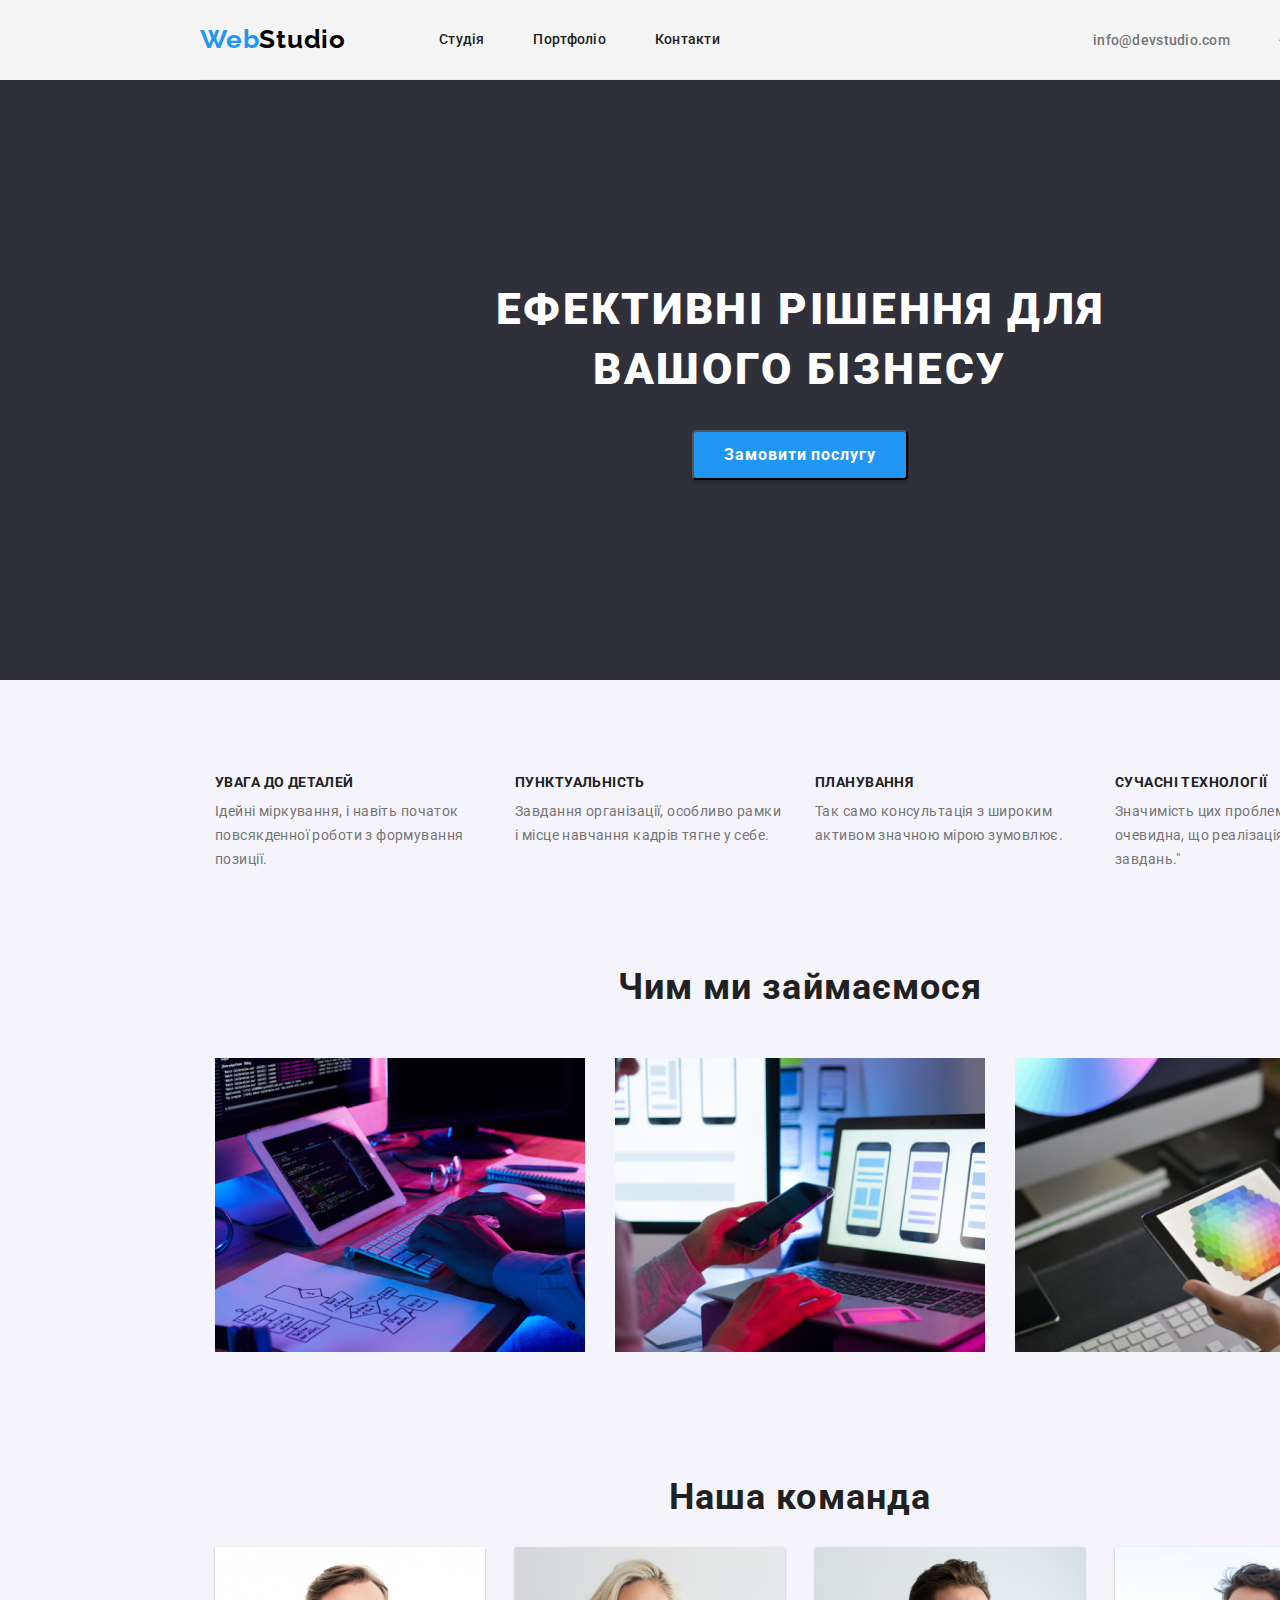
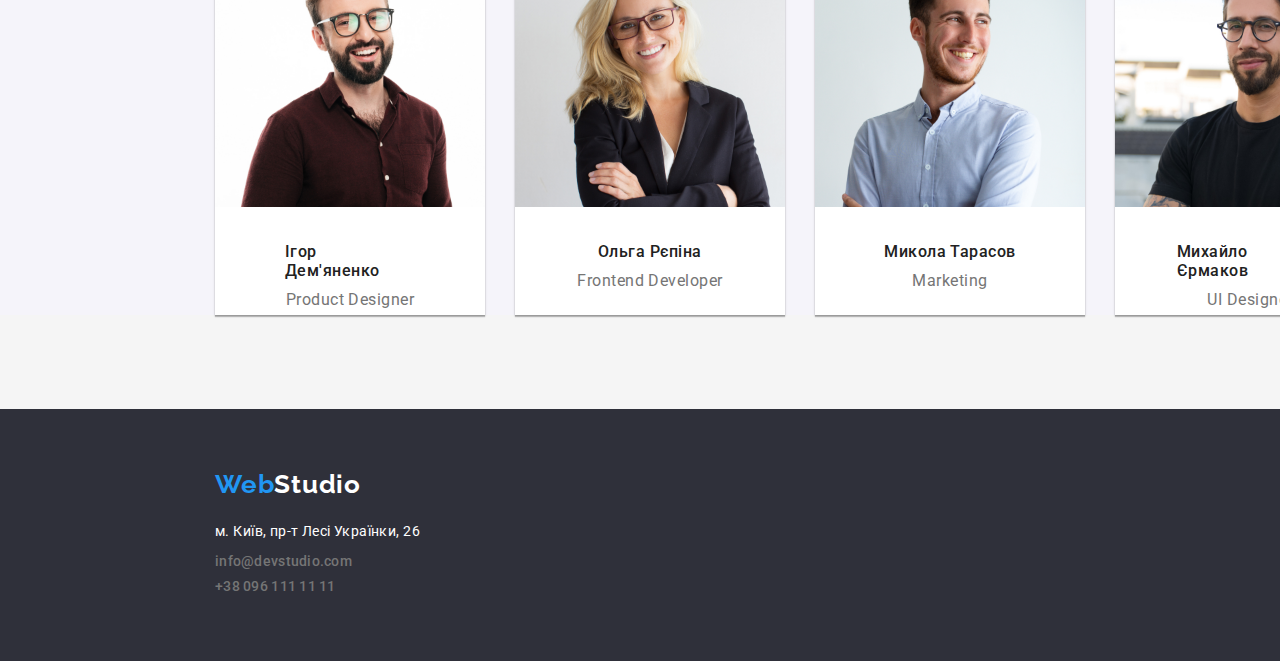
<file: index.html>
<!DOCTYPE html>
<html lang="en"><head><meta http-equiv="Content-Type" content="text/html; charset=UTF-8">
    
    <meta http-equiv="X-UA-Compatible" content="IE=edge">
    <meta name="viewport" content="width=device-width, initial-scale=1.0">
    <title>WebStudio</title>
    <link rel="stylesheet" href="https://cdnjs.cloudflare.com/ajax/libs/modern-normalize/1.1.0/modern-normalize.min.css">
    <link rel="preconnect" href="https://fonts.googleapis.com">
    <link rel="preconnect" href="https://fonts.gstatic.com" crossorigin>
    <link href="https://fonts.googleapis.com/css2?family=Raleway:wght@700&family=Roboto:wght@400;500;700;900&display=swap" rel="stylesheet">
    <link rel="stylesheet" href="./css/style.css">
<body>
<div class="container">
    <header>
        <div class="header-main">
            <nav>
            <div class="header-left">
                <a class="logo" href="#"><span class="web">Web</span>Studio</a>
                <ul class="header-ul1">
                    <li><a href="#" class="link">Студія</a></li>
                    <li><a href="./portfolio.html" class="link">Портфоліо</a></li>
                    <li><a href="#" class="link">Контакти</a></li>
                </ul>
            </div>
            </nav>
            <div class="header-right">
                <a href="mailto:info@devstudio.com" class="mail">info@devstudio.com</a>
                <a href="tel:+380961111111" class="tel">+38 096 111 11 11</a>
            </div>
        </div>
    </header>
    <main>
        <div class="shapka">
            <section class="hero">
                <h1 class="hero-title">Ефективні рішення для<br> вашого бізнесу</h1>
                <button class="hero-btn" type="button">Замовити послугу</button>
            </section>
        </div>
            <section class="adv">
            <div class="feature">
                <div class="feature-left">
                        <div class="feature1">
                            <h3 class="adv-h">УВАГА ДО ДЕТАЛЕЙ</h3>
                            <p class="class">Ідейні міркування, і навіть початок повсякденної роботи з формування позиції.</p>
                        </div>
                        <div class="feature2">
                            <h3 class="adv-h">ПУНКТУАЛЬНІСТЬ</h3>
                            <p class="class">Завдання організації, особливо рамки і місце навчання кадрів тягне у себе.</p>
                        </div>
                </div>
                <div class="feature-right">
                        <div class="feature3"> 
                            <h3 class="adv-h">ПЛАНУВАННЯ</h3>
                            <p class="class">Так само консультація з широким активом значною мірою зумовлює.</p>
                        </div>
                        <div class="feature4"> 
                            <h3 class="adv-h">СУЧАСНІ ТЕХНОЛОГІЇ</h3>
                            <p class="class">Значимість цих проблем настільки очевидна, що реалізація планових завдань."</p>
                        </div>
                </div>
            </section>  
        <div class="we-do">
            <section>
                <h2 class="work">Чим ми займаємося</h2>
                <div class="boxes">
                    <div class="box1">
                        <img src="./imgs/box1.jpg" alt="box1" class="work-imgs"></li>
                    </div>
                    <div class="box2">
                        <img src="./imgs/box2.jpg" alt="box2" class="work-imgs"></li>
                    </div>
                    <div class="box3">
                        <img src="./imgs/box3.jpg" alt="box3" class="work-imgs"></li>
                    </div>
                </div>

            </section>
        </div>  
        <div class="our-team">
            <section>
                <h2 class="team">Наша команда</h2>
                    <div class="teamates">
                        <div class="card-bg">
                            <img src="./imgs/igor.jpg" alt="igor" class="team-pic">
                            <h4 class=team-name1>Ігор Дем'яненко</h4>
                            <p class="work-name1">Product Designer</p>
                        </div>
                    
                        <div class="card-bg">
                            <img src="./imgs/olga.jpg" alt="olga" class="team-pic">
                            <h4 class=team-name2>Ольга Рєпіна</h4>
                            <p class="work-name2">Frontend Developer</p>
                        </div>
                    
                        <div class="card-bg">
                            <img src="./imgs/mikola.jpg" alt="mikola" class="team-pic">
                            <h4 class=team-name3>Микола Тарасов</h4>
                            <p class="work-name3">Marketing</p>
                        </div>
                    
                        <div class="card-bg">
                            <img src="./imgs/mihailo.jpg" alt="mihailo" class="team-pic">
                            <h4 class=team-name4>Михайло Єрмаков</h4>
                            <p class="work-name4">UI Designer</p>
                        </div>
                    </div>
            </section>
        </div>
    </main>
    <footer>
        <div class="footer">
            <div class="logogo">
                <a class="logo2" href="#"><span class="web">Web</span>Studio</a>
            </div>
            <nav>
                <div class="address">
                    <p class="lesya">м. Київ, пр-т Лесі Українки, 26</p></li>
                    <a href="mailto:info@devstudio.com" class="mail2">info@devstudio.com</a></li>
                    <a href="tel:+380961111111" class="tel2">+38 096 111 11 11</a></li>
                </div>
            </nav>
        </div>
    </footer>
</div>
</body>
</html>
</file>
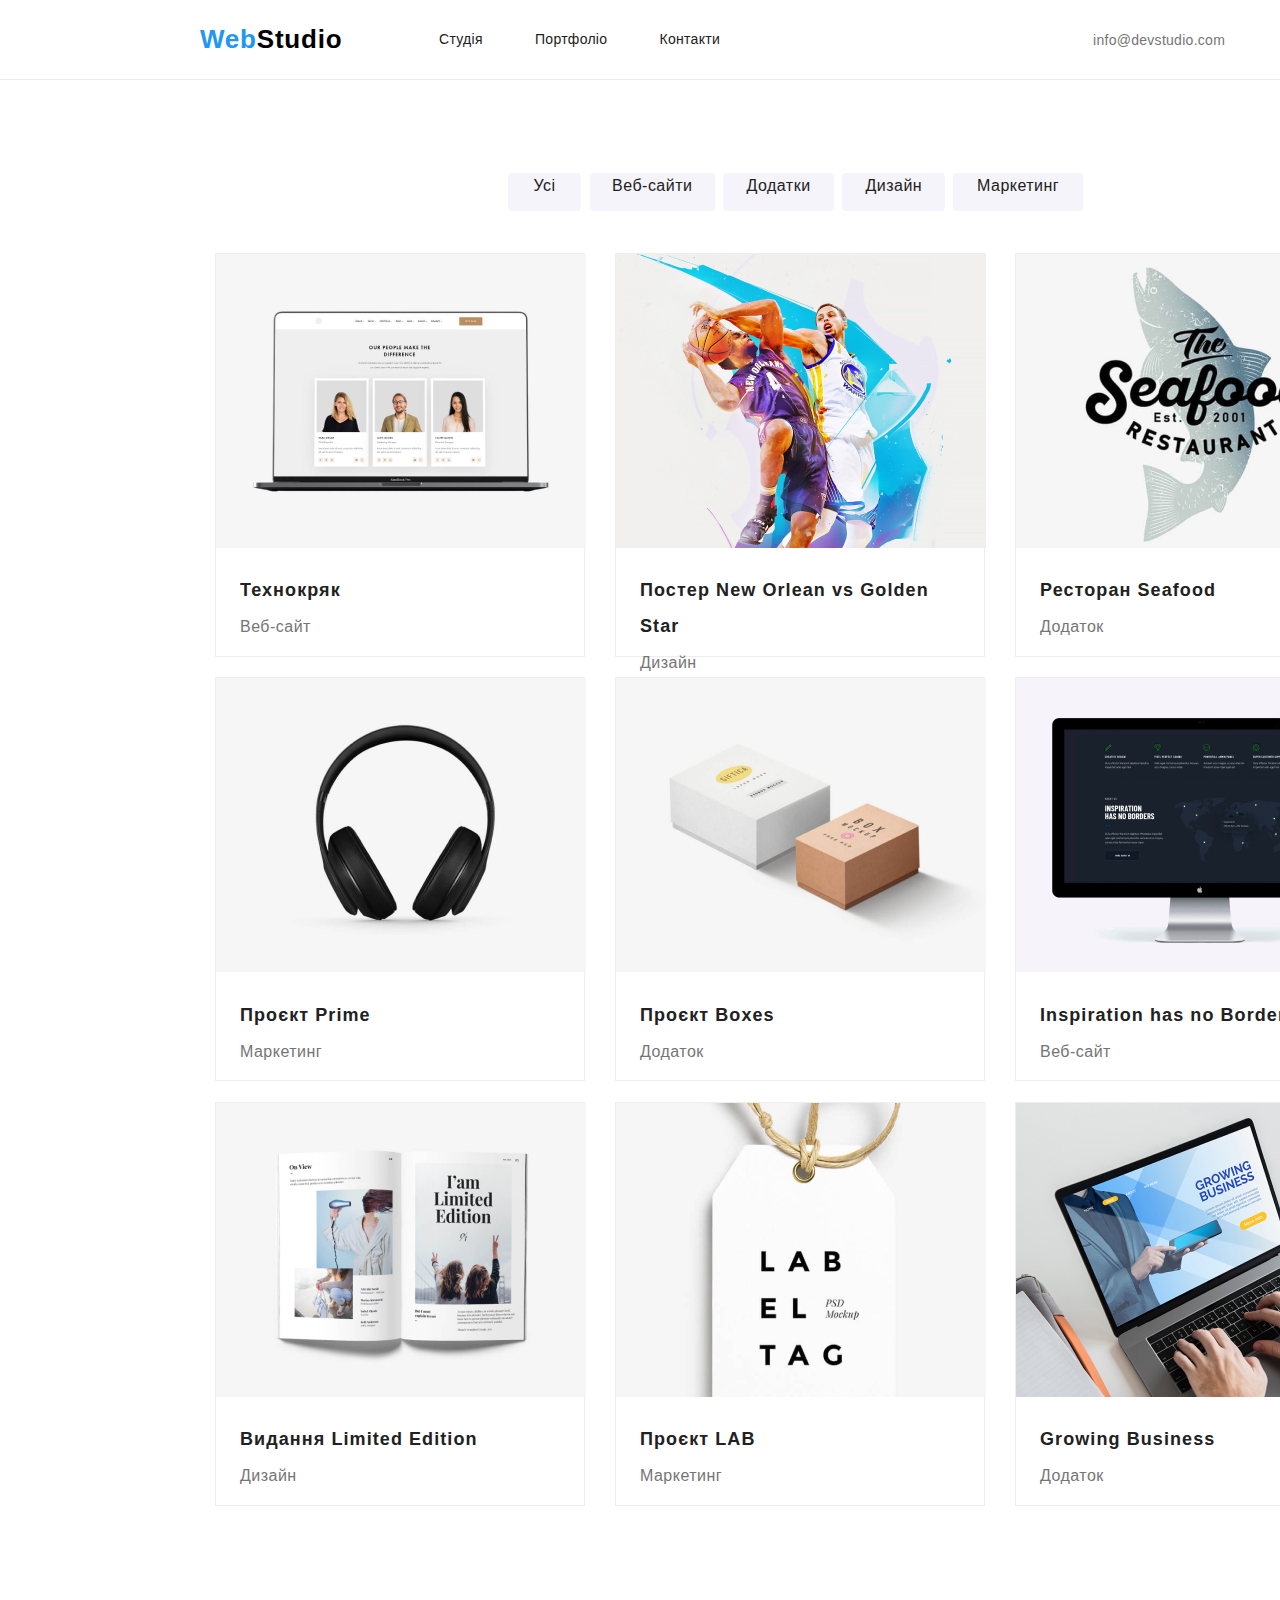
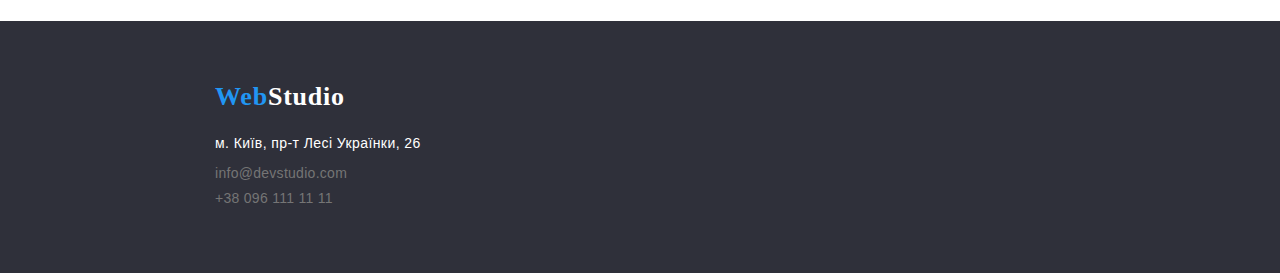
<file: portfolio.html>
<!DOCTYPE html>
<html lang="en">
<head>
    <meta charset="UTF-8">
    <meta http-equiv="X-UA-Compatible" content="IE=edge">
    <meta name="viewport" content="width=device-width, initial-scale=1.0">
    <title>portfolio</title>
    <link rel="stylesheet" href="https://cdnjs.cloudflare.com/ajax/libs/modern-normalize/1.1.0/modern-normalize.min.css">
    <link rel="stylesheet" href="./css/style2.css">
</head>
<body>
    <div class="container">
    <header>
        <div class="header-main">
            <nav>
                <div class="header-left">
                    <a class="logo" href="./index.html"><span class="web">Web</span>Studio</a>
                    <ul class="header-ul1">
                        <li><a href="#" class="link">Студія</a></li>
                        <li><a href="./portfolio.html" class="link">Портфоліо</a></li>
                        <li><a href="#" class="link">Контакти</a></li>
                    </ul>
                </div>
            </nav>
                <div class="header-right">
                    <a href="mailto:info@devstudio.com" class="mail">info@devstudio.com</a>
                    <a href="tel:+380961111111" class="tel">+38 096 111 11 11</a>
                </div>
            </div>
            <div class="line"></div>
    </header>
    <main>
        
        <div class="filter">

                    <div class="filter1">
                        <a class="p" href="#">Усі</a>
                    </div>
               
                    <div class="filter2">
                        <a class="p" href="#">Веб-сайти</a>
                    </div>
                
                    <div class="filter3">
                        <a class="p" href="#">Додатки</a>
                    </div>
                
                    <div class="filter4">
                        <a class="p" href="#">Дизайн</a>
                    </div>
                
                    <div class="filter5">
                        <a class="p" href="#">Маркетинг</a>
                    </div>
               
        </div>
            <div class="project">
                    <div class="project1">
                        <img src="./imgs/portfolio1.jpg" alt="">
                        <h4>Технокряк</h4>
                        <p class="pishka">Веб-сайт</p>
                    </div>
                
                    <div class="project2">
                        <img src="./imgs/portfolio2.jpg" alt="">
                        <h4>Постер New Orlean vs Golden Star</h4>
                        <p class="pishka">Дизайн</p>
                    </div>
                
                    <div class="project3">
                        <img src="./imgs/portfolio3.jpg" alt="">
                        <h4>Ресторан Seafood</h4>
                        <p class="pishka">Додаток</p>
                    </div>
                
                    <div class="project4">
                        <img src="./imgs/portfolio4.jpg" alt="">
                        <h4>Проєкт Prime</h4>
                        <p class="pishka">Маркетинг</p>
                    </div>
                
                    <div class="project5">
                        <img src="./imgs/portfolio5.jpg" alt="">
                        <h4>Проєкт Boxes</h4>
                        <p class="pishka">Додаток</p>
                    </div>
                
                    <div class="project6">
                        <img src="./imgs/portfolio6.jpg" alt="">
                        <h4>Inspiration has no Borders</h4>
                        <p class="pishka">Веб-сайт</p>
                    </div>
                
                    <div class="project7">
                        <img src="./imgs/portfolio7.jpg" alt="">
                        <h4>Видання Limited Edition</h4>
                        <p class="pishka">Дизайн</p>
                    </div>
                
                    <div class="project8">
                        <img src="./imgs/portfolio8.jpg" alt="">
                        <h4>Проєкт LAB</h4>
                        <p class="pishka">Маркетинг</p>
                    </div>
                
                    <div class="project9">
                        <img src="./imgs/portfolio9.jpg" alt="">
                        <h4>Growing Business</h4>
                        <p class="pishka">Додаток</p>
                    </div>
            </div>
        
    </main>
    <footer>
        <div class="footer">
            <div class="logogo">
                <a class="logo2" href="./index.html"><span class="web">Web</span>Studio</a>
            </div>
            <nav>
                <div class="address">
                    <p class="lesya">м. Київ, пр-т Лесі Українки, 26</p></li>
                    <a href="mailto:info@devstudio.com" class="mail2">info@devstudio.com</a></li>
                    <a href="tel:+380961111111" class="tel2">+38 096 111 11 11</a></li>
                </div>
            </nav>
        </div>
    </footer>
    </div>
</body>
</html>
</file>
<file: css/style.css>
body{
    font-family: 'Roboto',sans-serif;
    font-style: normal;
}
ul,h1,h3,h4,p{
    padding: 0;
    margin: 0;
}
.logo{
    font-family: 'Raleway', sans-serif;
    font-style: normal;
    font-weight: 700;
    font-size: 26px;
    line-height: 31px;
    letter-spacing: 0.03em;
    color: #000000;
    text-decoration: none;
    
}
.web{
    color:#2196F3;
}
li{
    list-style: none;
}
.link{
    font-family: 'Roboto', sans-serif;
    font-style: normal;
    font-weight: 500;
    font-size: 14px;
    line-height: 16px;
    letter-spacing: 0.02em;
    color: #212121;
    text-decoration: none;
}
.link:hover{
    color:#2196F3;
}
.tel{
    font-family: 'Roboto', sans-serif;
    font-style: normal;
    font-weight: 500;
    font-size: 14px;
    line-height: 16px;
    letter-spacing: 0.02em;
    color: #757575;
    text-decoration: none;
}
.hero-title{
    font-family: 'Roboto', sans-serif;
    font-style: normal;
    font-weight: 900;
    font-size: 44px;
    line-height: 136%;
    text-align: center;
    letter-spacing: 0.06em;
    text-transform: uppercase;
    color: #FFFFFF;
    padding: 0 0 30px;
}
.hero{
    background-color: #2F303A;
    padding:200px 0;
}
.hero-btn{
    font-family: 'Roboto', sans-serif;
    font-style: normal;
    font-weight: 700;
    font-size: 16px;
    line-height: 188%;
    display: flex;
    align-items: center;
    text-align: center;
    letter-spacing: 0.06em;
    color: #FFFFFF;
    background: #2196F3;
    box-shadow: 0px 4px 4px rgba(0, 0, 0, 0.15);
    border-radius: 4px;
    width: 216px;
    height: 50px;
    display: block;
    margin: auto ;
}
.adv-h{
    font-family: 'Roboto', sans-serif;
    font-style: normal;
    font-weight: 700;
    font-size: 14px;
    line-height: 16px;
    letter-spacing: 0.03em;
    text-transform: uppercase;
    color: #212121;
    padding: 0 0 10px 0;
}
.class{
    font-family: 'Roboto', sans-serif;
    font-style: normal;
    font-weight: 400;
    font-size: 14px;
    line-height: 171%;
    letter-spacing: 0.03em;
    color: #757575;  
}
.work{
    font-family: 'Roboto', sans-serif;
    font-style: normal;
    font-weight: 700;
    font-size: 36px;
    line-height: 42px;
    text-align: center;
    letter-spacing: 0.03em;
    color: #212121;
    margin: 0 auto 50px;
     
}
.work-imgs{
    width: 370px;
    height: 294px;
    left: 215px;
}
.team{
    font-family: 'Roboto', sans-serif;
    font-style: normal;
    font-weight: 700;
    font-size: 36px;
    line-height: 42px;
    text-align: center;
    letter-spacing: 0.03em;
    color: #212121;
}
.team-pic{
    border-radius: 0px;
    width: 270px;
    height: 260px;
}
.team-name1, .team-name2, .team-name3, .team-name4{
    font-family: 'Roboto', sans-serif;
    font-style: normal;
    font-weight: 500;
    font-size: 16px;
    line-height: 19px;
    letter-spacing: 0.03em;
    color: #212121;
}
.work-name1, .work-name2, .work-name3, .work-name4{
    font-family: 'Roboto',sans-serif;
    font-style: normal;
    font-weight: 400;
    font-size: 16px;
    line-height: 19px;
    letter-spacing: 0.03em;
    color:#757575;
}
main{
    background-color: #F5F4FA;
}
footer{
    background-color: #2F303A;
    margin: 0;
    width: 1600px;
    height: 252px;
}
.card-bg{
    margin: 0;
    padding: 0;
    width: 270px;
    height: 368px;
    background: #FFFFFF;
    box-shadow: 0px 1px 3px rgba(0, 0, 0, 0.12), 0px 1px 1px rgba(0, 0, 0, 0.14), 0px 2px 1px rgba(0, 0, 0, 0.2);
    border-radius: 0;   
}
.container{
    width: 1600px;
    margin: 0 auto;
    background: #F5F5F5;
}
.header-main{
    width: 1200px;
    display: flex;
    justify-content: space-between;
    margin: 0 auto;
    padding: 24px 0;
    border-bottom: 1px solid #ECECEC;
}
.header-left{
    display: flex;
    justify-content: space-between;
    width: 520px;

}
.header-ul1{
    display: flex;
    justify-content: space-between;
    width: 281px;
    align-items: center;

}
.header-right{
    display: flex;
    justify-content: space-between;
    width: 307px;
    align-items: center;
}
.feature{
      
    display: flex;
    margin: 0 auto;
    padding: 94px 215px ; 
    justify-content: space-between;
}
.feature1{
    width: 270px;
    height: 98px; 
     
}
.feature2{
    width: 270px;
    height: 74px;
     
}
.feature3{
    width: 270px;
    height: 74px;
     
}
.feature4{
    width: 270px;
    height: 98px;
     
}
.feature-left{
    width: 570px;
    height: 98px;
    display: flex;
    justify-content: space-between;
}
.feature-right{
    width: 570px;
    height: 98px;
    display: flex;
    justify-content: space-between;
    padding: 0;
}
.we-do{
    width: 1170px;
    height: 386px;
    display: flex;
    justify-content: center;
    margin: 0 auto;
}
.box1, .box2, .box3{
    width: 370px;
    height: 294px;
}
.boxes{
    width: 1170px;
    height: 294px;
    display: flex;
    justify-content: space-between;
}
.our-team{
    width: 1600px;
    display: flex;
    justify-content: center;
    background-color: #F5F4FA;
    margin: 94px 0;
}
.teamates{
    width: 1170px;
    height: 368px;
    display: flex;
    justify-content: space-between;

}
.team-name1{
    padding:30px 70px 10px;
}
.team-name2{
    padding: 30px 83px 10px;
}
.team-name3{
    padding: 30px  60px 10px; 
    text-align: center;
}
.team-name4{
    padding: 30px 62px 10px;
}
.work-name1{
    text-align: center;
}
.work-name2{
    text-align: center;
}
.work-name3{
    text-align: center;
}
.work-name4{
    text-align: center;
}
.address{
    display: flex;
    flex-direction: column;
    padding: 0px 1154px 60px 215px;
}
.mail{
    font-family: 'Roboto';
    font-style: normal;
    font-weight: 500;
    font-size: 14px;
    line-height: 16px;
    letter-spacing: 0.02em;
    color: #757575;
    text-decoration: none;
}
.logo2{
    font-family: 'Raleway', sans-serif;
    font-style: normal;
    font-weight: 700;
    font-size: 26px;
    line-height: 31px;
    letter-spacing: 0.03em;
    color:#FFFFFF;
    text-decoration: none;
    
}
.lesya{
    font-family: 'Roboto',sans-serif;
    font-style: normal;
    font-weight: 400;
    font-size: 14px;
    line-height: 171%;
    letter-spacing: 0.03em;
    color: #FFFFFF;
    margin: 0 0 9px 0;
}
.logogo{
    padding:60px 1240px 20px 215px
}
.mail2{
    font-family: 'Roboto',sans-serif;
    font-style: normal;
    font-weight: 500;
    font-size: 14px;
    line-height: 16px;
    letter-spacing: 0.02em;
    color: #757575;
    text-decoration: none;
    margin: 0 0 9px 0;
}
.tel2{
    font-family: 'Roboto', sans-serif;
    font-style: normal;
    font-weight: 500;
    font-size: 14px;
    line-height: 16px;
    letter-spacing: 0.02em;
    color: #757575;
    text-decoration: none;
}
.mail2:hover{
    color:#2196F3;
}
.tel2:hover{
    color:#2196F3;
}
.mail:hover{
    color:#2196F3;
}
.tel:hover{
    color:#2196F3;
}
</file>
<file: css/style2.css>
.container{
    width: 1600px;
    height: 1880px;
    background: #FFFFFF;
}
a{
    text-decoration: none;
}
li{
    list-style: none;
}
body{
    font-family: 'Roboto',sans-serif;
    font-style: normal;
}
ul,h1,h3,h4,p{
    padding: 0;
    margin: 0;
}
.logo{
    font-family: 'Raleway', sans-serif;
    font-style: normal;
    font-weight: 700;
    font-size: 26px;
    line-height: 31px;
    letter-spacing: 0.03em;
    color: #000000;
    text-decoration: none;
}
.web{
    color:#2196F3;
}
.link{
    font-family: 'Roboto', sans-serif;
    font-style: normal;
    font-weight: 500;
    font-size: 14px;
    line-height: 16px;
    letter-spacing: 0.02em;
    color: #212121;
    text-decoration: none;
}
.link:hover{
    color:#2196F3;
}
.tel{
    font-family: 'Roboto', sans-serif;
    font-style: normal;
    font-weight: 500;
    font-size: 14px;
    line-height: 16px;
    letter-spacing: 0.02em;
    color: #757575;
    text-decoration: none;
}
.mail{
    font-family: 'Roboto',sans-serif;
    font-style: normal;
    font-weight: 500;
    font-size: 14px;
    line-height: 16px;
    letter-spacing: 0.02em;
    color: #757575;
    text-decoration: none;
}
.header-main{
    width: 1200px;
    display: flex;
    justify-content: space-between;
    margin: 0 auto;
    padding: 24px 0;
}
.header-left{
    display: flex;
    justify-content: space-between;
    width: 520px;

}
.header-ul1{
    display: flex;
    justify-content: space-between;
    width: 281px;
    align-items: center;

}
.header-right{
    display: flex;
    justify-content: space-between;
    width: 307px;
    align-items: center;
}
.portfolio{
    width: 1170px;
    height: 1360px;
    display: flex;
    margin: 94px 215px;
}
.filter{
    height: 48px;   
    display: flex;
    justify-content: space-between;
    margin: 0 auto 40px;
    padding: 93px 517px 40px 508px;
}
.p{
    font-family: 'Roboto'sans-serif;
    font-style: normal;
    font-weight: 500;
    font-size: 16px;
    line-height: 162%;
    letter-spacing: 0.03em;
    color: #212121;
}
.filter1, .filter2, .filter3, .filter4, .filter5{
    height: 38px;
    text-align: center;
    vertical-align:middle;
}
.filter1{
    width:73px;
    background: #F5F4FA;
    border-radius: 4px; 
    margin: 0 9px 0 0;
}
.filter2{
    width: 125px;
    background: #F5F4FA;
    border-radius: 4px;
    margin: 0 8px 0 0;
}
.filter3{
    width: 112px;
    background: #F5F4FA;
    border-radius: 4px;
    margin: 0 8px 0 0;
}
.filter4{
    width: 103px;
    background: #F5F4FA;
    border-radius: 4px;
    margin: 0 8px 0 0;
}
.filter5{
    width: 130px;
    background: #F5F4FA;
    border-radius: 4px;
}
.filter1:hover, .filter2:hover, .filter3:hover,.filter4:hover,.filter5:hover{
    background-color: #2196F3;
    box-shadow: 0px 3px 1px rgba(0, 0, 0, 0.1), 0px 1px 2px rgba(0, 0, 0, 0.08), 0px 2px 2px rgba(0, 0, 0, 0.12);
    border-radius: 4px;
.p{
    color:#FFFFFF;
}
}
.line{
    width: 1600px;
    height: 0px;
    border-bottom: 1px solid #ECECEC;
}
.project1,.project2,.project3,.project4,.project5,.project6,.project7,.project8,.project9{
    width: 370px;
    height: 404px;
    border: 1px solid #EEEEEE;
}
.project{
    width: 1170px;
    height: 1273px;
    display: flex;
    margin: 0 auto 95px;
    justify-content: space-between;
    flex-wrap: wrap;
    
}
h4{
    font-family: 'Roboto', sans-serif;
    font-style: normal;
    font-weight: 700;
    font-size: 18px;
    line-height: 200%;
    letter-spacing: 0.06em;
    color: #212121;
    padding: 20px 24px 4px;
}
.pishka{
    font-family: 'Roboto', sans-serif;
    font-style: normal;
    font-weight: 400;
    font-size: 16px;
    line-height: 188%;
    letter-spacing: 0.03em;
    color: #757575;
    padding: 0 24px 20px;
}
.logo2{
    font-family: 'Raleway',serif;
    font-style: normal;
    font-weight: 700;
    font-size: 26px;
    line-height: 31px;
    letter-spacing: 0.03em;
    color:#FFFFFF;
    text-decoration: none;
}
.lesya{
    font-family: 'Roboto',sans-serif;
    font-style: normal;
    font-weight: 400;
    font-size: 14px;
    line-height: 171%;
    letter-spacing: 0.03em;
    color: #FFFFFF;
    margin: 0 0 9px 0;
}
.logogo{
    padding:60px 1240px 20px 215px
}
.mail2{
    font-family: 'Roboto',sans-serif;
    font-style: normal;
    font-weight: 500;
    font-size: 14px;
    line-height: 16px;
    letter-spacing: 0.02em;
    color: #757575;
    text-decoration: none;
    margin: 0 0 9px 0;
}
.tel2{
    font-family: 'Roboto', sans-serif;
    font-style: normal;
    font-weight: 500;
    font-size: 14px;
    line-height: 16px;
    letter-spacing: 0.02em;
    color: #757575;
    text-decoration: none;
}
.mail2:hover{
    color:#2196F3;
}
.tel2:hover{
    color:#2196F3;
}
.mail:hover{
    color:#2196F3;
}
.tel:hover{
    color:#2196F3;
}
footer{
    background-color: #2F303A;
    margin: 0;
    width: 1600px;
    height: 252px;
}
.address{
    display: flex;
    flex-direction: column;
    padding: 0px 1154px 60px 215px;
}
</file>
